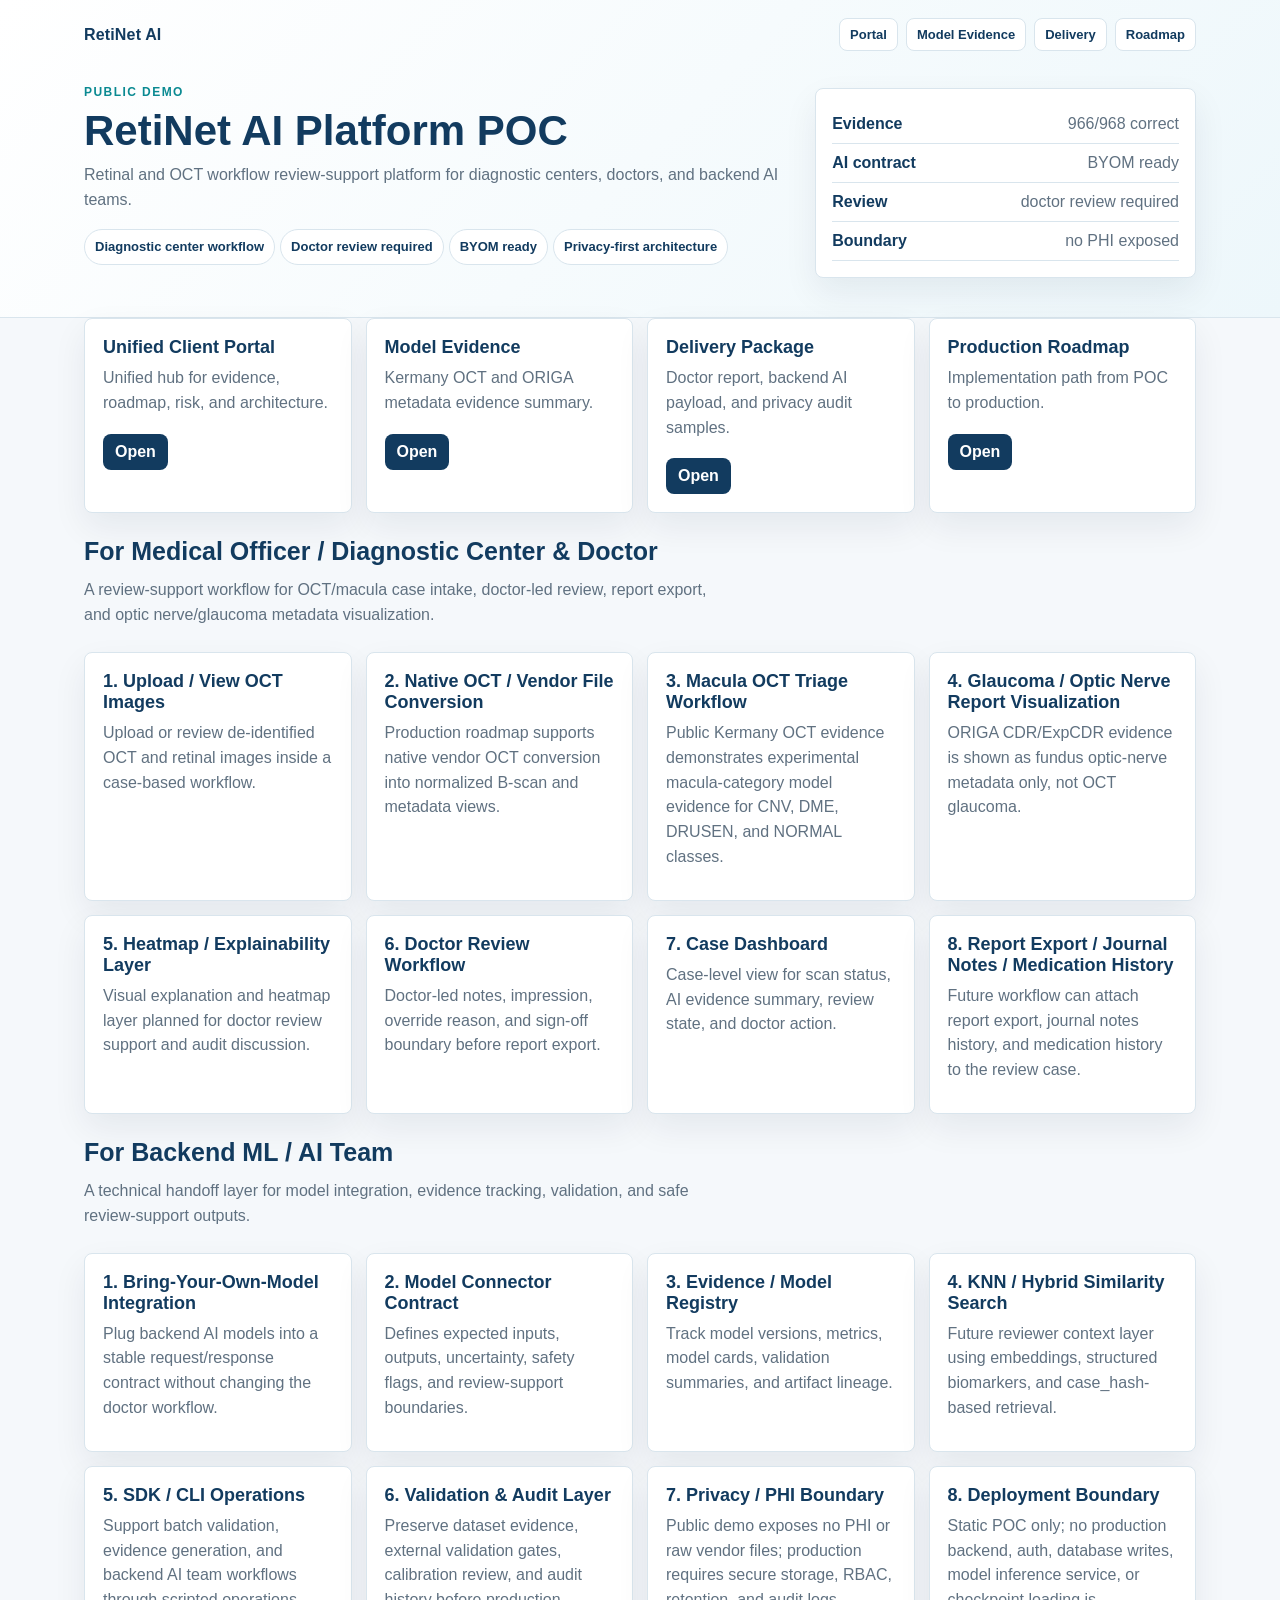
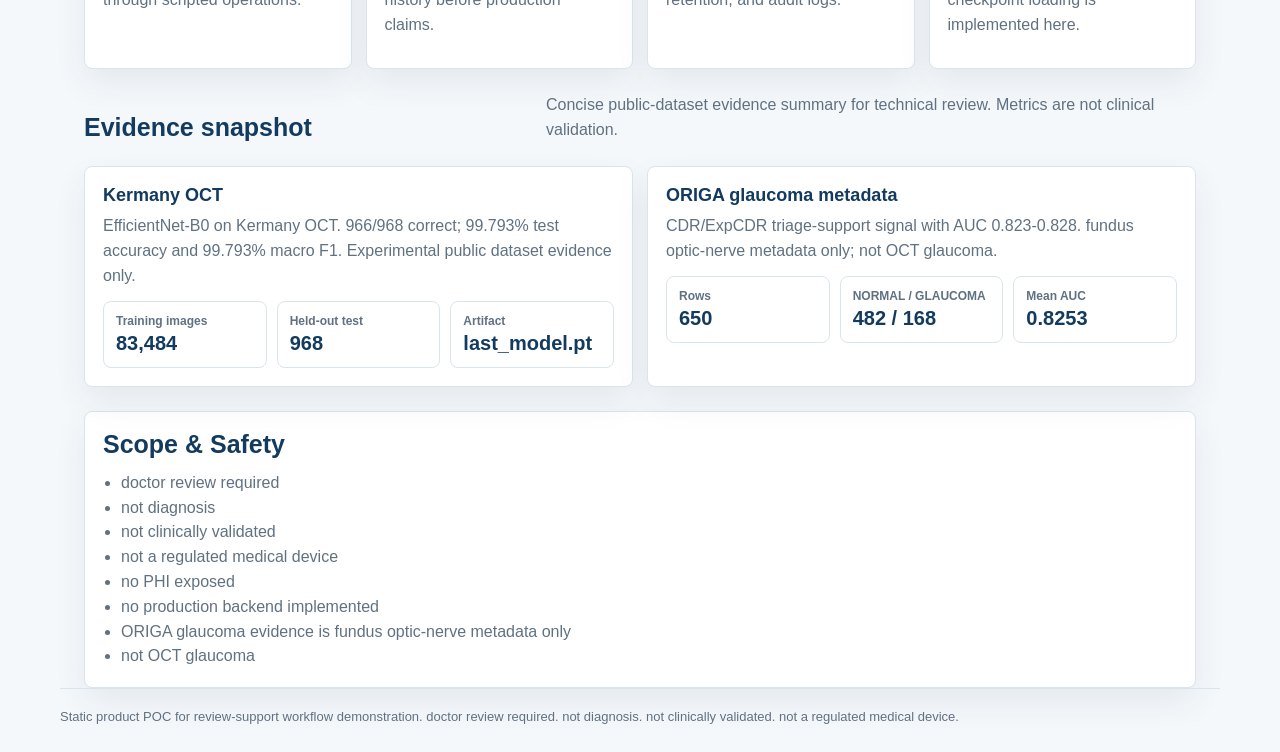
<file: index.html>
<!DOCTYPE html>
<html lang="en">
<head>
  <meta charset="utf-8">
  <meta name="viewport" content="width=device-width, initial-scale=1">
  <title>RetiNet AI Platform POC</title>
  <link rel="stylesheet" href="assets/public_demo.css">
</head>
<body>
  <header>
    <div class="shell">
      <div class="topbar">
        <a class="brand" href="index.html">RetiNet AI</a>
        <nav class="nav" aria-label="Demo sections">
          <a href="portal/">Portal</a>
          <a href="model-evidence/">Model Evidence</a>
          <a href="delivery/">Delivery</a>
          <a href="portal/production_implementation_roadmap.html">Roadmap</a>
        </nav>
      </div>
      <div class="hero">
        <div>
          <div class="eyebrow">Public Demo</div>
          <h1>RetiNet AI Platform POC</h1>
          <p>Retinal and OCT workflow review-support platform for diagnostic centers, doctors, and backend AI teams.</p>
          <p><span class="chip">Diagnostic center workflow</span><span class="chip">Doctor review required</span><span class="chip">BYOM ready</span><span class="chip">Privacy-first architecture</span></p>
        </div>
      <aside class="hero-panel">
        <div class="mini-row"><strong>Evidence</strong><span>966/968 correct</span></div>
        <div class="mini-row"><strong>AI contract</strong><span>BYOM ready</span></div>
        <div class="mini-row"><strong>Review</strong><span>doctor review required</span></div>
        <div class="mini-row"><strong>Boundary</strong><span>no PHI exposed</span></div>
      </aside>
      </div>
    </div>
  </header>
  <main class="shell">

    <section class="grid four">
      <article class="card"><h3>Unified Client Portal</h3><p>Unified hub for evidence, roadmap, risk, and architecture.</p><a class="cta" href="portal/">Open</a></article>
      <article class="card"><h3>Model Evidence</h3><p>Kermany OCT and ORIGA metadata evidence summary.</p><a class="cta" href="model-evidence/">Open</a></article>
      <article class="card"><h3>Delivery Package</h3><p>Doctor report, backend AI payload, and privacy audit samples.</p><a class="cta" href="delivery/">Open</a></article>
      <article class="card"><h3>Production Roadmap</h3><p>Implementation path from POC to production.</p><a class="cta" href="portal/production_implementation_roadmap.html">Open</a></article>
    </section>

    <section>
      <div class="section-head">
        <div>
          <h2>For Medical Officer / Diagnostic Center & Doctor</h2>
          <p>A review-support workflow for OCT/macula case intake, doctor-led review, report export, and optic nerve/glaucoma metadata visualization.</p>
        </div>
      </div>
      <div class="grid four">
        <article class="card"><h3>1. Upload / View OCT Images</h3><p>Upload or review de-identified OCT and retinal images inside a case-based workflow.</p></article>
        <article class="card"><h3>2. Native OCT / Vendor File Conversion</h3><p>Production roadmap supports native vendor OCT conversion into normalized B-scan and metadata views.</p></article>
        <article class="card"><h3>3. Macula OCT Triage Workflow</h3><p>Public Kermany OCT evidence demonstrates experimental macula-category model evidence for CNV, DME, DRUSEN, and NORMAL classes.</p></article>
        <article class="card"><h3>4. Glaucoma / Optic Nerve Report Visualization</h3><p>ORIGA CDR/ExpCDR evidence is shown as fundus optic-nerve metadata only, not OCT glaucoma.</p></article>
        <article class="card"><h3>5. Heatmap / Explainability Layer</h3><p>Visual explanation and heatmap layer planned for doctor review support and audit discussion.</p></article>
        <article class="card"><h3>6. Doctor Review Workflow</h3><p>Doctor-led notes, impression, override reason, and sign-off boundary before report export.</p></article>
        <article class="card"><h3>7. Case Dashboard</h3><p>Case-level view for scan status, AI evidence summary, review state, and doctor action.</p></article>
        <article class="card"><h3>8. Report Export / Journal Notes / Medication History</h3><p>Future workflow can attach report export, journal notes history, and medication history to the review case.</p></article>
      </div>
    </section>

    <section>
      <div class="section-head">
        <div>
          <h2>For Backend ML / AI Team</h2>
          <p>A technical handoff layer for model integration, evidence tracking, validation, and safe review-support outputs.</p>
        </div>
      </div>
      <div class="grid four">
        <article class="card"><h3>1. Bring-Your-Own-Model Integration</h3><p>Plug backend AI models into a stable request/response contract without changing the doctor workflow.</p></article>
        <article class="card"><h3>2. Model Connector Contract</h3><p>Defines expected inputs, outputs, uncertainty, safety flags, and review-support boundaries.</p></article>
        <article class="card"><h3>3. Evidence / Model Registry</h3><p>Track model versions, metrics, model cards, validation summaries, and artifact lineage.</p></article>
        <article class="card"><h3>4. KNN / Hybrid Similarity Search</h3><p>Future reviewer context layer using embeddings, structured biomarkers, and case_hash-based retrieval.</p></article>
        <article class="card"><h3>5. SDK / CLI Operations</h3><p>Support batch validation, evidence generation, and backend AI team workflows through scripted operations.</p></article>
        <article class="card"><h3>6. Validation & Audit Layer</h3><p>Preserve dataset evidence, external validation gates, calibration review, and audit history before production claims.</p></article>
        <article class="card"><h3>7. Privacy / PHI Boundary</h3><p>Public demo exposes no PHI or raw vendor files; production requires secure storage, RBAC, retention, and audit logs.</p></article>
        <article class="card"><h3>8. Deployment Boundary</h3><p>Static POC only; no production backend, auth, database writes, model inference service, or checkpoint loading is implemented here.</p></article>
      </div>
    </section>

    <section>
      <div class="section-head"><h2>Evidence snapshot</h2><p>Concise public-dataset evidence summary for technical review. Metrics are not clinical validation.</p></div>
      <div class="grid two">
        <article class="card">
          <h3>Kermany OCT</h3>
          <p>EfficientNet-B0 on Kermany OCT. 966/968 correct; 99.793% test accuracy and 99.793% macro F1. Experimental public dataset evidence only.</p>
          <div class="kpis"><div class="kpi"><span>Training images</span><strong>83,484</strong></div><div class="kpi"><span>Held-out test</span><strong>968</strong></div><div class="kpi"><span>Artifact</span><strong>last_model.pt</strong></div></div>
        </article>
        <article class="card">
          <h3>ORIGA glaucoma metadata</h3>
          <p>CDR/ExpCDR triage-support signal with AUC 0.823-0.828. fundus optic-nerve metadata only; not OCT glaucoma.</p>
          <div class="kpis"><div class="kpi"><span>Rows</span><strong>650</strong></div><div class="kpi"><span>NORMAL / GLAUCOMA</span><strong>482 / 168</strong></div><div class="kpi"><span>Mean AUC</span><strong>0.8253</strong></div></div>
        </article>
      </div>
    </section>
    <section><div class="card safety-card"><h2>Scope & Safety</h2><ul><li>doctor review required</li><li>not diagnosis</li><li>not clinically validated</li><li>not a regulated medical device</li><li>no PHI exposed</li><li>no production backend implemented</li><li>ORIGA glaucoma evidence is fundus optic-nerve metadata only</li><li>not OCT glaucoma</li></ul></div></section>


  </main>
  <footer class="shell footer-note">Static product POC for review-support workflow demonstration. doctor review required. not diagnosis. not clinically validated. not a regulated medical device.</footer>
</body>
</html>
</file>
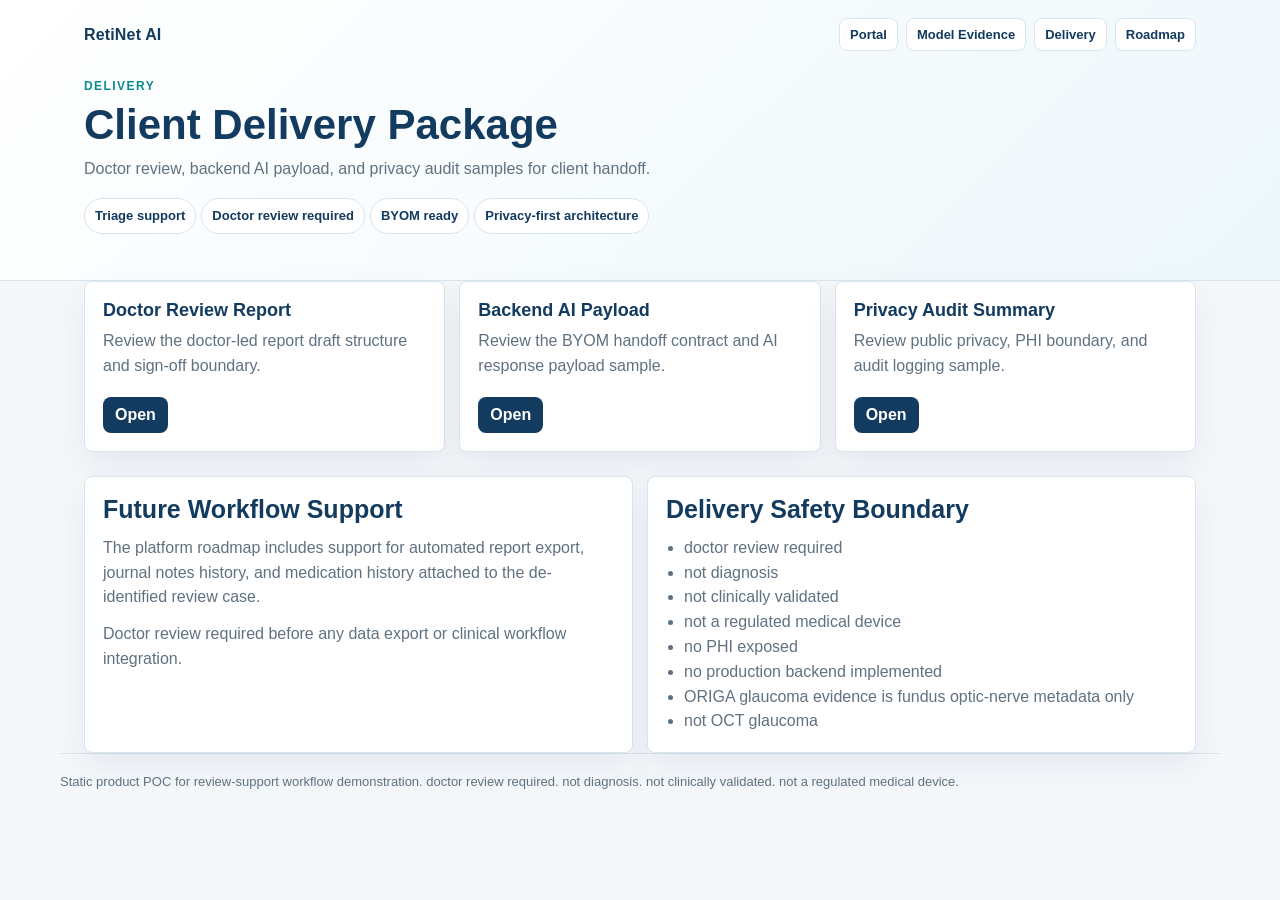
<file: delivery/index.html>
<!DOCTYPE html>
<html lang="en">
<head>
  <meta charset="utf-8">
  <meta name="viewport" content="width=device-width, initial-scale=1">
  <title>Client Delivery Package</title>
  <link rel="stylesheet" href="../assets/public_demo.css">
</head>
<body>
  <header>
    <div class="shell">
      <div class="topbar">
        <a class="brand" href="../index.html">RetiNet AI</a>
        <nav class="nav" aria-label="Demo sections">
          <a href="../portal/">Portal</a>
          <a href="../model-evidence/">Model Evidence</a>
          <a href="index.html">Delivery</a>
          <a href="../portal/production_implementation_roadmap.html">Roadmap</a>
        </nav>
      </div>
      <div class="hero compact">
        <div>
          <div class="eyebrow">Delivery</div>
          <h1>Client Delivery Package</h1>
          <p>Doctor review, backend AI payload, and privacy audit samples for client handoff.</p>
          <p><span class="chip">Triage support</span><span class="chip">Doctor review required</span><span class="chip">BYOM ready</span><span class="chip">Privacy-first architecture</span></p>
        </div>

      </div>
    </div>
  </header>
  <main class="shell">

    <section><div class="grid three"><article class="card"><h3>Doctor Review Report</h3><p>Review the doctor-led report draft structure and sign-off boundary.</p><a class="cta" href="sample_doctor_review_report.html">Open</a></article><article class="card"><h3>Backend AI Payload</h3><p>Review the BYOM handoff contract and AI response payload sample.</p><a class="cta" href="sample_backend_ai_payload.html">Open</a></article><article class="card"><h3>Privacy Audit Summary</h3><p>Review public privacy, PHI boundary, and audit logging sample.</p><a class="cta" href="sample_privacy_audit_summary.html">Open</a></article></div></section>
    <section class="grid two">
      <article class="card"><h2>Future Workflow Support</h2><p>The platform roadmap includes support for automated report export, journal notes history, and medication history attached to the de-identified review case.</p><p>Doctor review required before any data export or clinical workflow integration.</p></article>
      <div class="card safety-card"><h2>Delivery Safety Boundary</h2><ul><li>doctor review required</li><li>not diagnosis</li><li>not clinically validated</li><li>not a regulated medical device</li><li>no PHI exposed</li><li>no production backend implemented</li><li>ORIGA glaucoma evidence is fundus optic-nerve metadata only</li><li>not OCT glaucoma</li></ul></div>
    </section>

  </main>
  <footer class="shell footer-note">Static product POC for review-support workflow demonstration. doctor review required. not diagnosis. not clinically validated. not a regulated medical device.</footer>
</body>
</html>
</file>
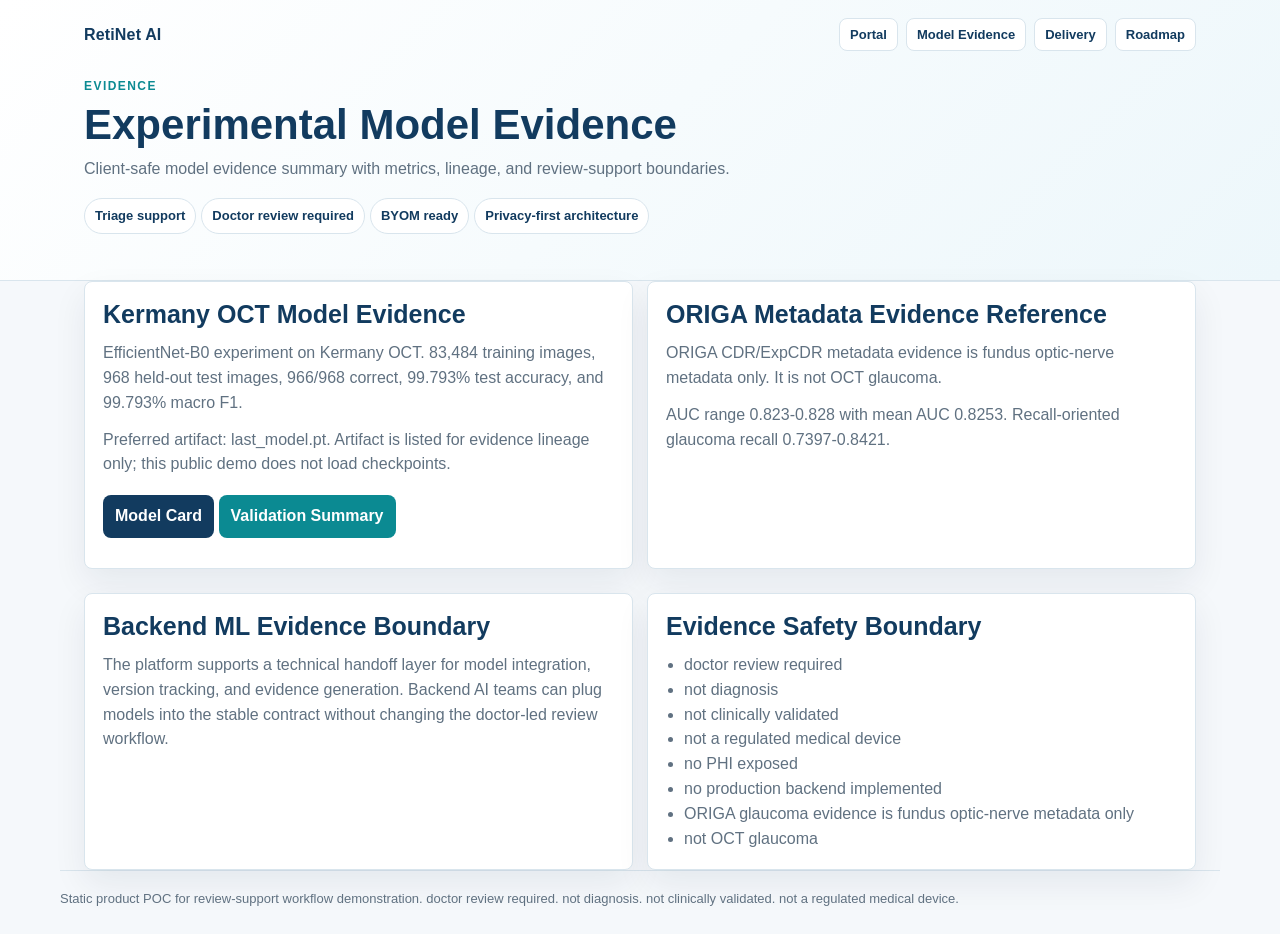
<file: model-evidence/index.html>
<!DOCTYPE html>
<html lang="en">
<head>
  <meta charset="utf-8">
  <meta name="viewport" content="width=device-width, initial-scale=1">
  <title>Experimental Model Evidence</title>
  <link rel="stylesheet" href="../assets/public_demo.css">
</head>
<body>
  <header>
    <div class="shell">
      <div class="topbar">
        <a class="brand" href="../index.html">RetiNet AI</a>
        <nav class="nav" aria-label="Demo sections">
          <a href="../portal/">Portal</a>
          <a href="index.html">Model Evidence</a>
          <a href="../delivery/">Delivery</a>
          <a href="../portal/production_implementation_roadmap.html">Roadmap</a>
        </nav>
      </div>
      <div class="hero compact">
        <div>
          <div class="eyebrow">Evidence</div>
          <h1>Experimental Model Evidence</h1>
          <p>Client-safe model evidence summary with metrics, lineage, and review-support boundaries.</p>
          <p><span class="chip">Triage support</span><span class="chip">Doctor review required</span><span class="chip">BYOM ready</span><span class="chip">Privacy-first architecture</span></p>
        </div>

      </div>
    </div>
  </header>
  <main class="shell">

    <section class="grid two">
      <article class="card"><h2>Kermany OCT Model Evidence</h2><p>EfficientNet-B0 experiment on Kermany OCT. 83,484 training images, 968 held-out test images, 966/968 correct, 99.793% test accuracy, and 99.793% macro F1.</p><p>Preferred artifact: last_model.pt. Artifact is listed for evidence lineage only; this public demo does not load checkpoints.</p><p><a class="cta" href="sample_model_card.html">Model Card</a> <a class="cta secondary" href="sample_validation_summary.html">Validation Summary</a></p></article>
      <article class="card"><h2>ORIGA Metadata Evidence Reference</h2><p>ORIGA CDR/ExpCDR metadata evidence is fundus optic-nerve metadata only. It is not OCT glaucoma.</p><p>AUC range 0.823-0.828 with mean AUC 0.8253. Recall-oriented glaucoma recall 0.7397-0.8421.</p></article>
    </section>
    <section class="grid two">
      <article class="card"><h2>Backend ML Evidence Boundary</h2><p>The platform supports a technical handoff layer for model integration, version tracking, and evidence generation. Backend AI teams can plug models into the stable contract without changing the doctor-led review workflow.</p></article>
      <div class="card safety-card"><h2>Evidence Safety Boundary</h2><ul><li>doctor review required</li><li>not diagnosis</li><li>not clinically validated</li><li>not a regulated medical device</li><li>no PHI exposed</li><li>no production backend implemented</li><li>ORIGA glaucoma evidence is fundus optic-nerve metadata only</li><li>not OCT glaucoma</li></ul></div>
    </section>

  </main>
  <footer class="shell footer-note">Static product POC for review-support workflow demonstration. doctor review required. not diagnosis. not clinically validated. not a regulated medical device.</footer>
</body>
</html>
</file>
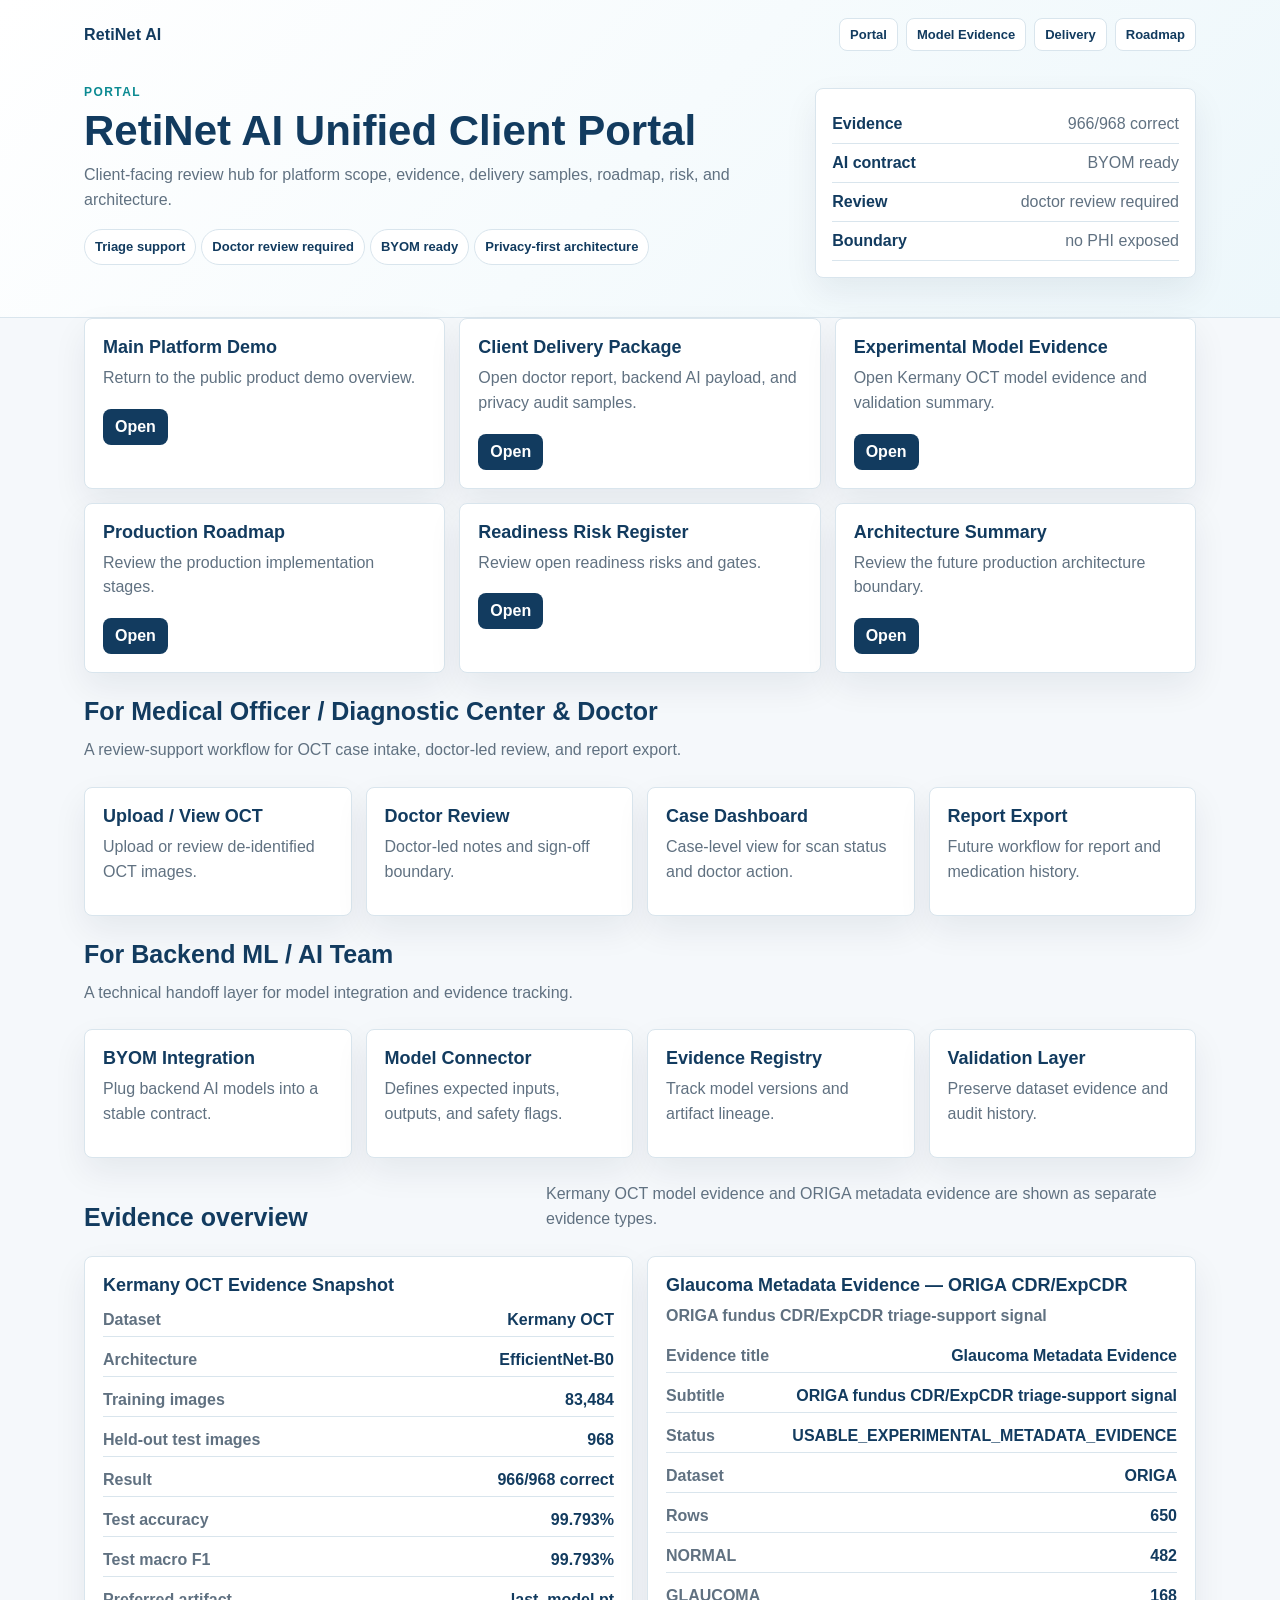
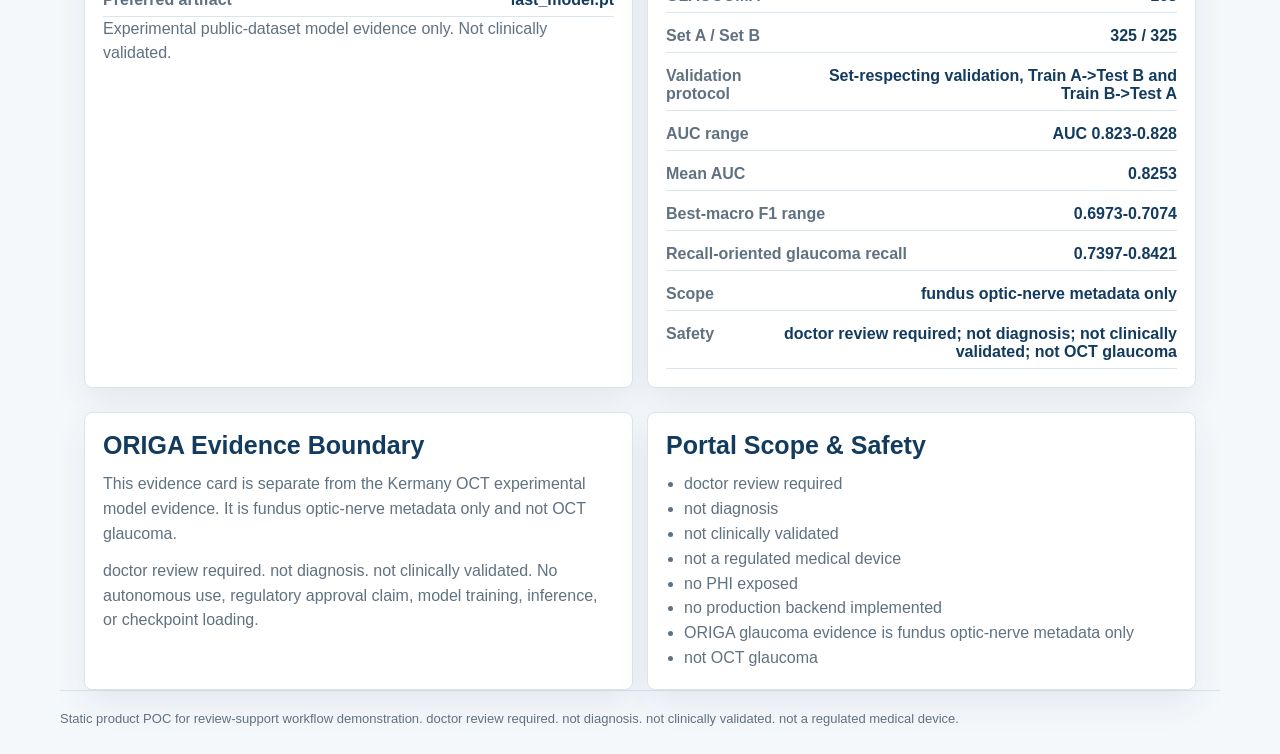
<file: portal/index.html>
<!DOCTYPE html>
<html lang="en">
<head>
  <meta charset="utf-8">
  <meta name="viewport" content="width=device-width, initial-scale=1">
  <title>RetiNet AI Unified Client Portal</title>
  <link rel="stylesheet" href="../assets/public_demo.css">
</head>
<body>
  <header>
    <div class="shell">
      <div class="topbar">
        <a class="brand" href="../index.html">RetiNet AI</a>
        <nav class="nav" aria-label="Demo sections">
          <a href="index.html">Portal</a>
          <a href="../model-evidence/">Model Evidence</a>
          <a href="../delivery/">Delivery</a>
          <a href="production_implementation_roadmap.html">Roadmap</a>
        </nav>
      </div>
      <div class="hero">
        <div>
          <div class="eyebrow">Portal</div>
          <h1>RetiNet AI Unified Client Portal</h1>
          <p>Client-facing review hub for platform scope, evidence, delivery samples, roadmap, risk, and architecture.</p>
          <p><span class="chip">Triage support</span><span class="chip">Doctor review required</span><span class="chip">BYOM ready</span><span class="chip">Privacy-first architecture</span></p>
        </div>
      <aside class="hero-panel">
        <div class="mini-row"><strong>Evidence</strong><span>966/968 correct</span></div>
        <div class="mini-row"><strong>AI contract</strong><span>BYOM ready</span></div>
        <div class="mini-row"><strong>Review</strong><span>doctor review required</span></div>
        <div class="mini-row"><strong>Boundary</strong><span>no PHI exposed</span></div>
      </aside>
      </div>
    </div>
  </header>
  <main class="shell">

    <section><div class="grid three"><article class="card"><h3>Main Platform Demo</h3><p>Return to the public product demo overview.</p><a class="cta" href="../index.html">Open</a></article><article class="card"><h3>Client Delivery Package</h3><p>Open doctor report, backend AI payload, and privacy audit samples.</p><a class="cta" href="../delivery/">Open</a></article><article class="card"><h3>Experimental Model Evidence</h3><p>Open Kermany OCT model evidence and validation summary.</p><a class="cta" href="../model-evidence/">Open</a></article><article class="card"><h3>Production Roadmap</h3><p>Review the production implementation stages.</p><a class="cta" href="production_implementation_roadmap.html">Open</a></article><article class="card"><h3>Readiness Risk Register</h3><p>Review open readiness risks and gates.</p><a class="cta" href="client_readiness_risk_register.html">Open</a></article><article class="card"><h3>Architecture Summary</h3><p>Review the future production architecture boundary.</p><a class="cta" href="technical_architecture_summary.html">Open</a></article></div></section>
    <section>
      <div class="section-head">
        <div>
          <h2>For Medical Officer / Diagnostic Center & Doctor</h2>
          <p>A review-support workflow for OCT case intake, doctor-led review, and report export.</p>
        </div>
      </div>
      <div class="grid four">
        <article class="card"><h3>Upload / View OCT</h3><p>Upload or review de-identified OCT images.</p></article>
        <article class="card"><h3>Doctor Review</h3><p>Doctor-led notes and sign-off boundary.</p></article>
        <article class="card"><h3>Case Dashboard</h3><p>Case-level view for scan status and doctor action.</p></article>
        <article class="card"><h3>Report Export</h3><p>Future workflow for report and medication history.</p></article>
      </div>
    </section>

    <section>
      <div class="section-head">
        <div>
          <h2>For Backend ML / AI Team</h2>
          <p>A technical handoff layer for model integration and evidence tracking.</p>
        </div>
      </div>
      <div class="grid four">
        <article class="card"><h3>BYOM Integration</h3><p>Plug backend AI models into a stable contract.</p></article>
        <article class="card"><h3>Model Connector</h3><p>Defines expected inputs, outputs, and safety flags.</p></article>
        <article class="card"><h3>Evidence Registry</h3><p>Track model versions and artifact lineage.</p></article>
        <article class="card"><h3>Validation Layer</h3><p>Preserve dataset evidence and audit history.</p></article>
      </div>
    </section>

    <section>
      <div class="section-head"><h2>Evidence overview</h2><p>Kermany OCT model evidence and ORIGA metadata evidence are shown as separate evidence types.</p></div>
      <div class="grid two">
        <article class="card"><h3>Kermany OCT Evidence Snapshot</h3><div class="kv"><div><span>Dataset</span><span>Kermany OCT</span></div><div><span>Architecture</span><span>EfficientNet-B0</span></div><div><span>Training images</span><span>83,484</span></div><div><span>Held-out test images</span><span>968</span></div><div><span>Result</span><span>966/968 correct</span></div><div><span>Test accuracy</span><span>99.793%</span></div><div><span>Test macro F1</span><span>99.793%</span></div><div><span>Preferred artifact</span><span>last_model.pt</span></div></div><p>Experimental public-dataset model evidence only. Not clinically validated.</p></article>
        <article class="card"><h3>Glaucoma Metadata Evidence &mdash; ORIGA CDR/ExpCDR</h3><p><strong>ORIGA fundus CDR/ExpCDR triage-support signal</strong></p><div class="kv"><div><span>Evidence title</span><span>Glaucoma Metadata Evidence</span></div><div><span>Subtitle</span><span>ORIGA fundus CDR/ExpCDR triage-support signal</span></div><div><span>Status</span><span>USABLE_EXPERIMENTAL_METADATA_EVIDENCE</span></div><div><span>Dataset</span><span>ORIGA</span></div><div><span>Rows</span><span>650</span></div><div><span>NORMAL</span><span>482</span></div><div><span>GLAUCOMA</span><span>168</span></div><div><span>Set A / Set B</span><span>325 / 325</span></div><div><span>Validation protocol</span><span>Set-respecting validation, Train A-&gt;Test B and Train B-&gt;Test A</span></div><div><span>AUC range</span><span>AUC 0.823-0.828</span></div><div><span>Mean AUC</span><span>0.8253</span></div><div><span>Best-macro F1 range</span><span>0.6973-0.7074</span></div><div><span>Recall-oriented glaucoma recall</span><span>0.7397-0.8421</span></div><div><span>Scope</span><span>fundus optic-nerve metadata only</span></div><div><span>Safety</span><span>doctor review required; not diagnosis; not clinically validated; not OCT glaucoma</span></div></div></article>
      </div>
    </section>
    <section class="grid two">
      <article class="card"><h2>ORIGA Evidence Boundary</h2><p>This evidence card is separate from the Kermany OCT experimental model evidence. It is fundus optic-nerve metadata only and not OCT glaucoma.</p><p>doctor review required. not diagnosis. not clinically validated. No autonomous use, regulatory approval claim, model training, inference, or checkpoint loading.</p></article>
      <div class="card safety-card"><h2>Portal Scope & Safety</h2><ul><li>doctor review required</li><li>not diagnosis</li><li>not clinically validated</li><li>not a regulated medical device</li><li>no PHI exposed</li><li>no production backend implemented</li><li>ORIGA glaucoma evidence is fundus optic-nerve metadata only</li><li>not OCT glaucoma</li></ul></div>
    </section>


  </main>
  <footer class="shell footer-note">Static product POC for review-support workflow demonstration. doctor review required. not diagnosis. not clinically validated. not a regulated medical device.</footer>
</body>
</html>
</file>
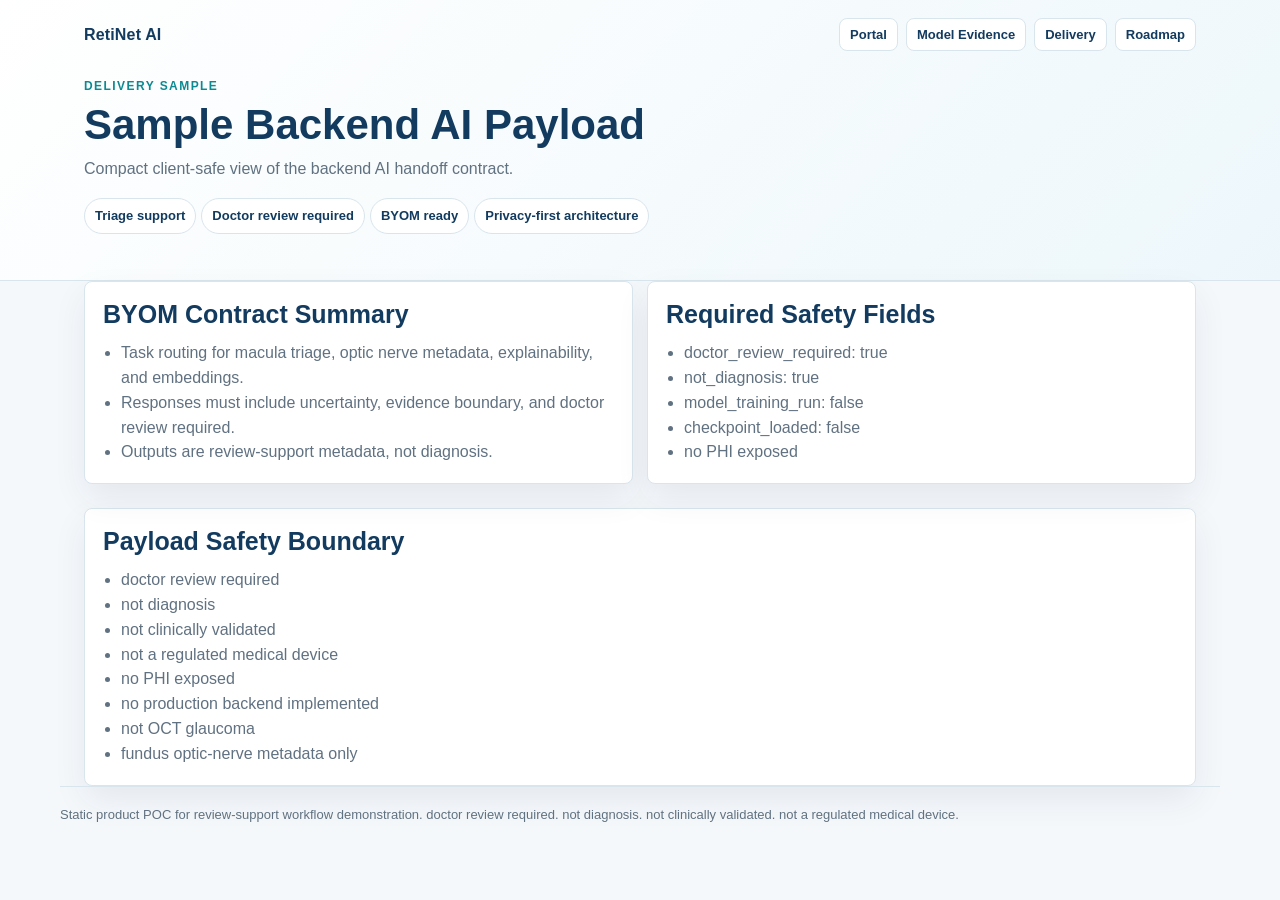
<file: delivery/sample_backend_ai_payload.html>
<!DOCTYPE html>
<html lang="en">
<head>
  <meta charset="utf-8">
  <meta name="viewport" content="width=device-width, initial-scale=1">
  <title>Sample Backend AI Payload</title>
  <link rel="stylesheet" href="../assets/public_demo.css">
</head>
<body>
  <header>
    <div class="shell">
      <div class="topbar">
        <a class="brand" href="../index.html">RetiNet AI</a>
        <nav class="nav" aria-label="Demo sections">
          <a href="../portal/">Portal</a>
          <a href="../model-evidence/">Model Evidence</a>
          <a href="index.html">Delivery</a>
          <a href="../portal/production_implementation_roadmap.html">Roadmap</a>
        </nav>
      </div>
      <div class="hero compact">
        <div>
          <div class="eyebrow">Delivery Sample</div>
          <h1>Sample Backend AI Payload</h1>
          <p>Compact client-safe view of the backend AI handoff contract.</p>
          <p><span class="chip">Triage support</span><span class="chip">Doctor review required</span><span class="chip">BYOM ready</span><span class="chip">Privacy-first architecture</span></p>
        </div>

      </div>
    </div>
  </header>
  <main class="shell">

    <section class="grid two"><article class="card"><h2>BYOM Contract Summary</h2><ul class="tight-list"><li>Task routing for macula triage, optic nerve metadata, explainability, and embeddings.</li><li>Responses must include uncertainty, evidence boundary, and doctor review required.</li><li>Outputs are review-support metadata, not diagnosis.</li></ul></article><article class="card"><h2>Required Safety Fields</h2><ul class="tight-list"><li>doctor_review_required: true</li><li>not_diagnosis: true</li><li>model_training_run: false</li><li>checkpoint_loaded: false</li><li>no PHI exposed</li></ul></article></section>
    <section><div class="card safety-card"><h2>Payload Safety Boundary</h2><ul><li>doctor review required</li><li>not diagnosis</li><li>not clinically validated</li><li>not a regulated medical device</li><li>no PHI exposed</li><li>no production backend implemented</li><li>not OCT glaucoma</li><li>fundus optic-nerve metadata only</li></ul></div></section>

  </main>
  <footer class="shell footer-note">Static product POC for review-support workflow demonstration. doctor review required. not diagnosis. not clinically validated. not a regulated medical device.</footer>
</body>
</html>
</file>
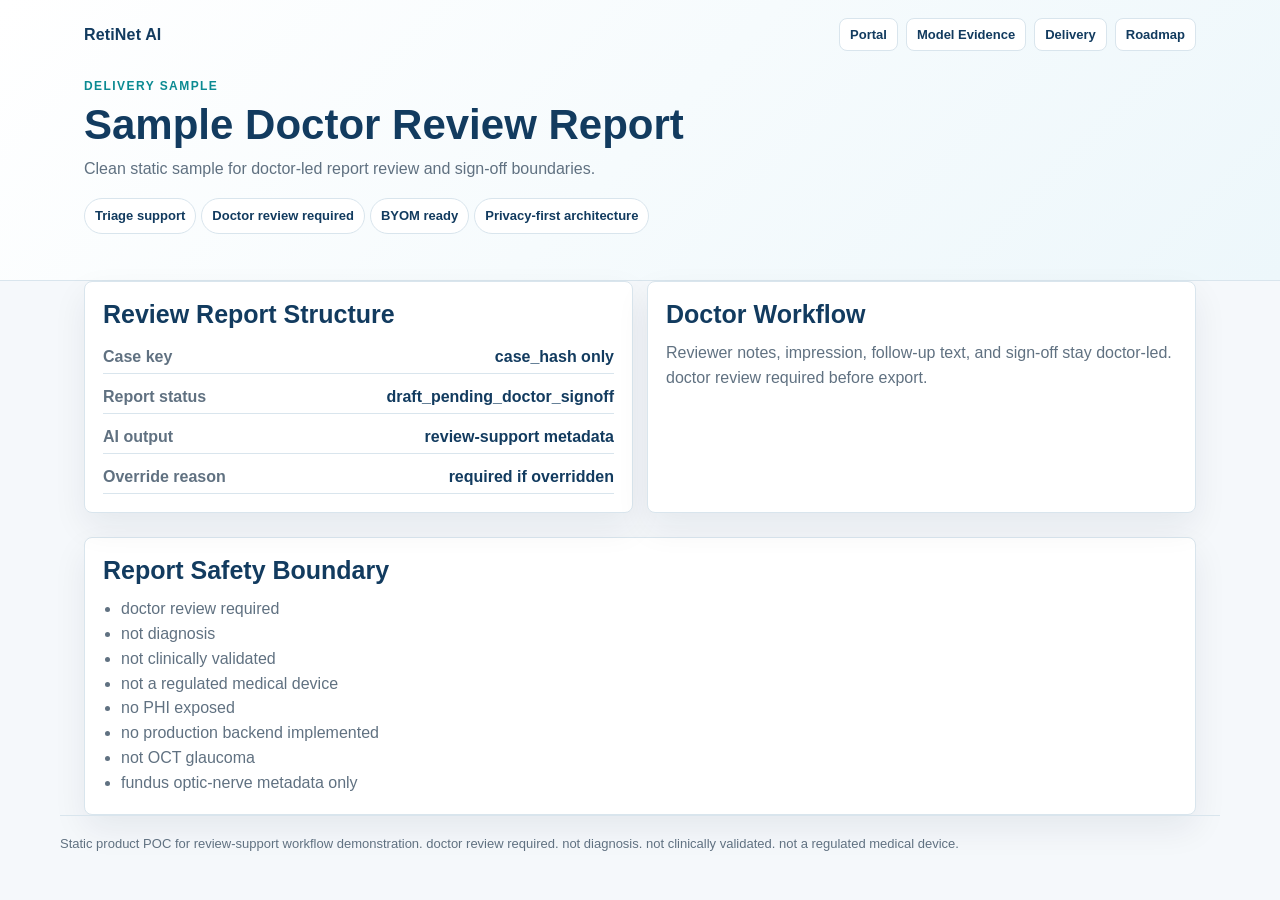
<file: delivery/sample_doctor_review_report.html>
<!DOCTYPE html>
<html lang="en">
<head>
  <meta charset="utf-8">
  <meta name="viewport" content="width=device-width, initial-scale=1">
  <title>Sample Doctor Review Report</title>
  <link rel="stylesheet" href="../assets/public_demo.css">
</head>
<body>
  <header>
    <div class="shell">
      <div class="topbar">
        <a class="brand" href="../index.html">RetiNet AI</a>
        <nav class="nav" aria-label="Demo sections">
          <a href="../portal/">Portal</a>
          <a href="../model-evidence/">Model Evidence</a>
          <a href="index.html">Delivery</a>
          <a href="../portal/production_implementation_roadmap.html">Roadmap</a>
        </nav>
      </div>
      <div class="hero compact">
        <div>
          <div class="eyebrow">Delivery Sample</div>
          <h1>Sample Doctor Review Report</h1>
          <p>Clean static sample for doctor-led report review and sign-off boundaries.</p>
          <p><span class="chip">Triage support</span><span class="chip">Doctor review required</span><span class="chip">BYOM ready</span><span class="chip">Privacy-first architecture</span></p>
        </div>

      </div>
    </div>
  </header>
  <main class="shell">

    <section class="grid two"><article class="card"><h2>Review Report Structure</h2><div class="kv"><div><span>Case key</span><span>case_hash only</span></div><div><span>Report status</span><span>draft_pending_doctor_signoff</span></div><div><span>AI output</span><span>review-support metadata</span></div><div><span>Override reason</span><span>required if overridden</span></div></div></article><article class="card"><h2>Doctor Workflow</h2><p>Reviewer notes, impression, follow-up text, and sign-off stay doctor-led. doctor review required before export.</p></article></section>
    <section><div class="card safety-card"><h2>Report Safety Boundary</h2><ul><li>doctor review required</li><li>not diagnosis</li><li>not clinically validated</li><li>not a regulated medical device</li><li>no PHI exposed</li><li>no production backend implemented</li><li>not OCT glaucoma</li><li>fundus optic-nerve metadata only</li></ul></div></section>

  </main>
  <footer class="shell footer-note">Static product POC for review-support workflow demonstration. doctor review required. not diagnosis. not clinically validated. not a regulated medical device.</footer>
</body>
</html>
</file>
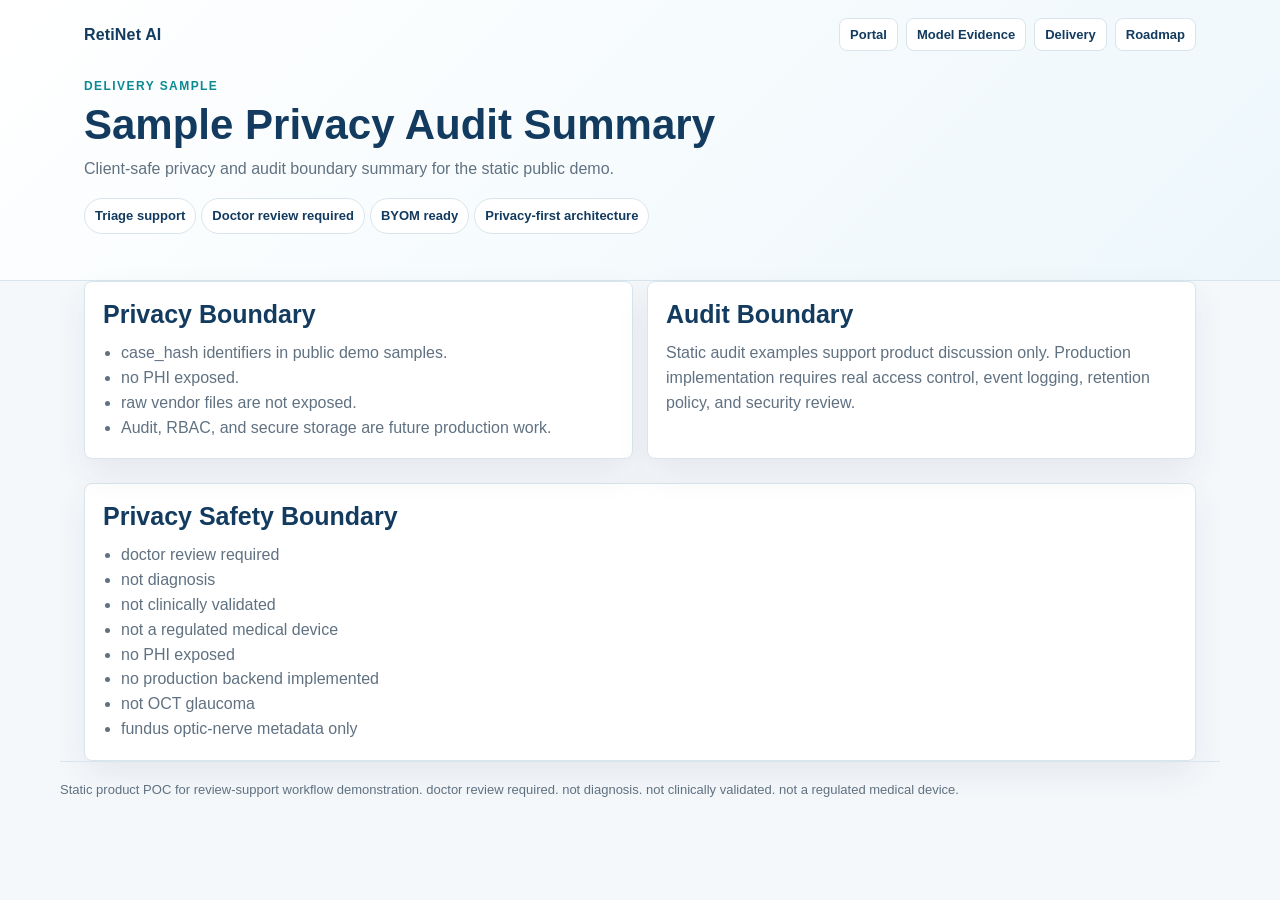
<file: delivery/sample_privacy_audit_summary.html>
<!DOCTYPE html>
<html lang="en">
<head>
  <meta charset="utf-8">
  <meta name="viewport" content="width=device-width, initial-scale=1">
  <title>Sample Privacy Audit Summary</title>
  <link rel="stylesheet" href="../assets/public_demo.css">
</head>
<body>
  <header>
    <div class="shell">
      <div class="topbar">
        <a class="brand" href="../index.html">RetiNet AI</a>
        <nav class="nav" aria-label="Demo sections">
          <a href="../portal/">Portal</a>
          <a href="../model-evidence/">Model Evidence</a>
          <a href="index.html">Delivery</a>
          <a href="../portal/production_implementation_roadmap.html">Roadmap</a>
        </nav>
      </div>
      <div class="hero compact">
        <div>
          <div class="eyebrow">Delivery Sample</div>
          <h1>Sample Privacy Audit Summary</h1>
          <p>Client-safe privacy and audit boundary summary for the static public demo.</p>
          <p><span class="chip">Triage support</span><span class="chip">Doctor review required</span><span class="chip">BYOM ready</span><span class="chip">Privacy-first architecture</span></p>
        </div>

      </div>
    </div>
  </header>
  <main class="shell">

    <section class="grid two"><article class="card"><h2>Privacy Boundary</h2><ul class="tight-list"><li>case_hash identifiers in public demo samples.</li><li>no PHI exposed.</li><li>raw vendor files are not exposed.</li><li>Audit, RBAC, and secure storage are future production work.</li></ul></article><article class="card"><h2>Audit Boundary</h2><p>Static audit examples support product discussion only. Production implementation requires real access control, event logging, retention policy, and security review.</p></article></section>
    <section><div class="card safety-card"><h2>Privacy Safety Boundary</h2><ul><li>doctor review required</li><li>not diagnosis</li><li>not clinically validated</li><li>not a regulated medical device</li><li>no PHI exposed</li><li>no production backend implemented</li><li>not OCT glaucoma</li><li>fundus optic-nerve metadata only</li></ul></div></section>

  </main>
  <footer class="shell footer-note">Static product POC for review-support workflow demonstration. doctor review required. not diagnosis. not clinically validated. not a regulated medical device.</footer>
</body>
</html>
</file>
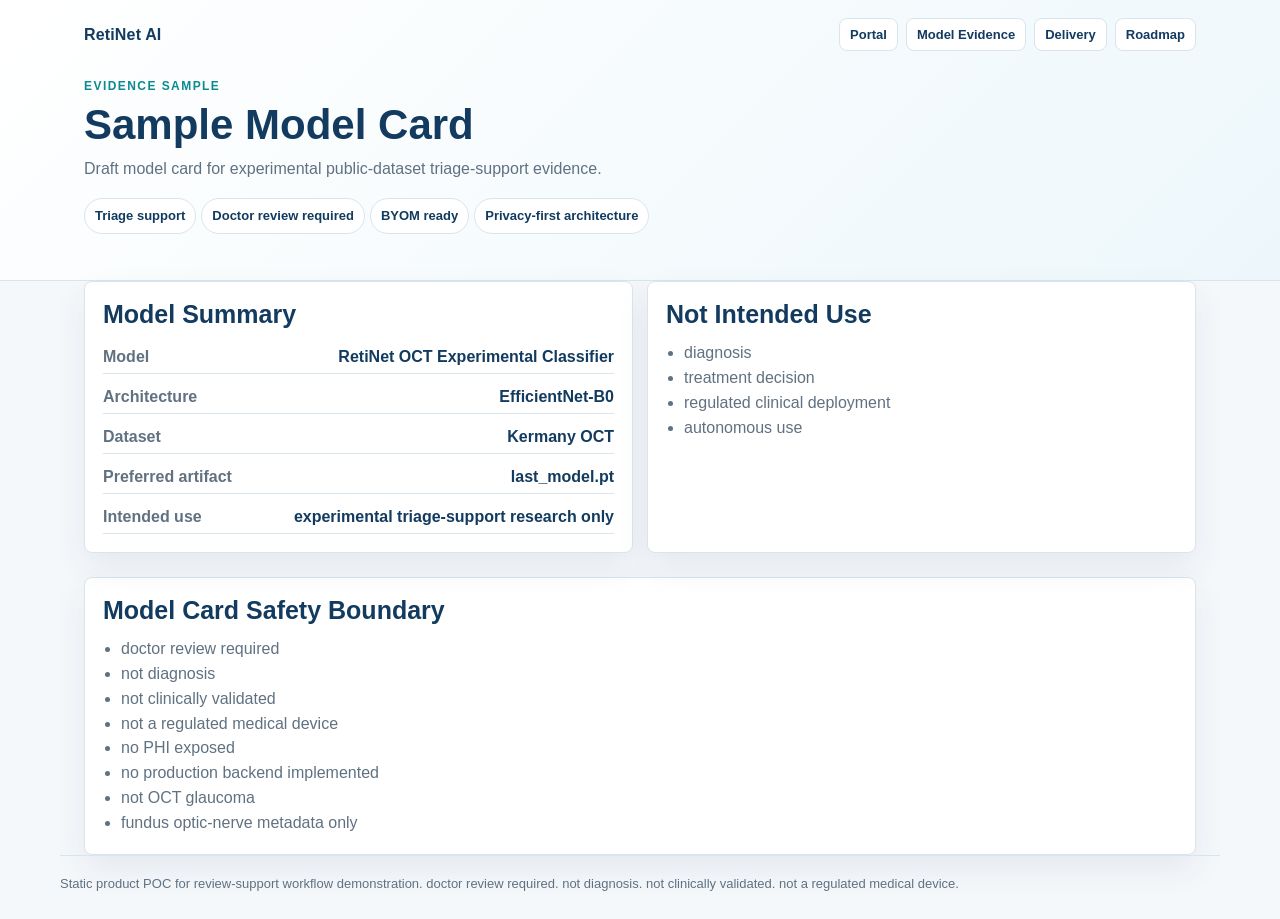
<file: model-evidence/sample_model_card.html>
<!DOCTYPE html>
<html lang="en">
<head>
  <meta charset="utf-8">
  <meta name="viewport" content="width=device-width, initial-scale=1">
  <title>Sample Model Card</title>
  <link rel="stylesheet" href="../assets/public_demo.css">
</head>
<body>
  <header>
    <div class="shell">
      <div class="topbar">
        <a class="brand" href="../index.html">RetiNet AI</a>
        <nav class="nav" aria-label="Demo sections">
          <a href="../portal/">Portal</a>
          <a href="index.html">Model Evidence</a>
          <a href="../delivery/">Delivery</a>
          <a href="../portal/production_implementation_roadmap.html">Roadmap</a>
        </nav>
      </div>
      <div class="hero compact">
        <div>
          <div class="eyebrow">Evidence Sample</div>
          <h1>Sample Model Card</h1>
          <p>Draft model card for experimental public-dataset triage-support evidence.</p>
          <p><span class="chip">Triage support</span><span class="chip">Doctor review required</span><span class="chip">BYOM ready</span><span class="chip">Privacy-first architecture</span></p>
        </div>

      </div>
    </div>
  </header>
  <main class="shell">

    <section class="grid two"><article class="card"><h2>Model Summary</h2><div class="kv"><div><span>Model</span><span>RetiNet OCT Experimental Classifier</span></div><div><span>Architecture</span><span>EfficientNet-B0</span></div><div><span>Dataset</span><span>Kermany OCT</span></div><div><span>Preferred artifact</span><span>last_model.pt</span></div><div><span>Intended use</span><span>experimental triage-support research only</span></div></div></article><article class="card"><h2>Not Intended Use</h2><ul class="tight-list"><li>diagnosis</li><li>treatment decision</li><li>regulated clinical deployment</li><li>autonomous use</li></ul></article></section>
    <section><div class="card safety-card"><h2>Model Card Safety Boundary</h2><ul><li>doctor review required</li><li>not diagnosis</li><li>not clinically validated</li><li>not a regulated medical device</li><li>no PHI exposed</li><li>no production backend implemented</li><li>not OCT glaucoma</li><li>fundus optic-nerve metadata only</li></ul></div></section>

  </main>
  <footer class="shell footer-note">Static product POC for review-support workflow demonstration. doctor review required. not diagnosis. not clinically validated. not a regulated medical device.</footer>
</body>
</html>
</file>
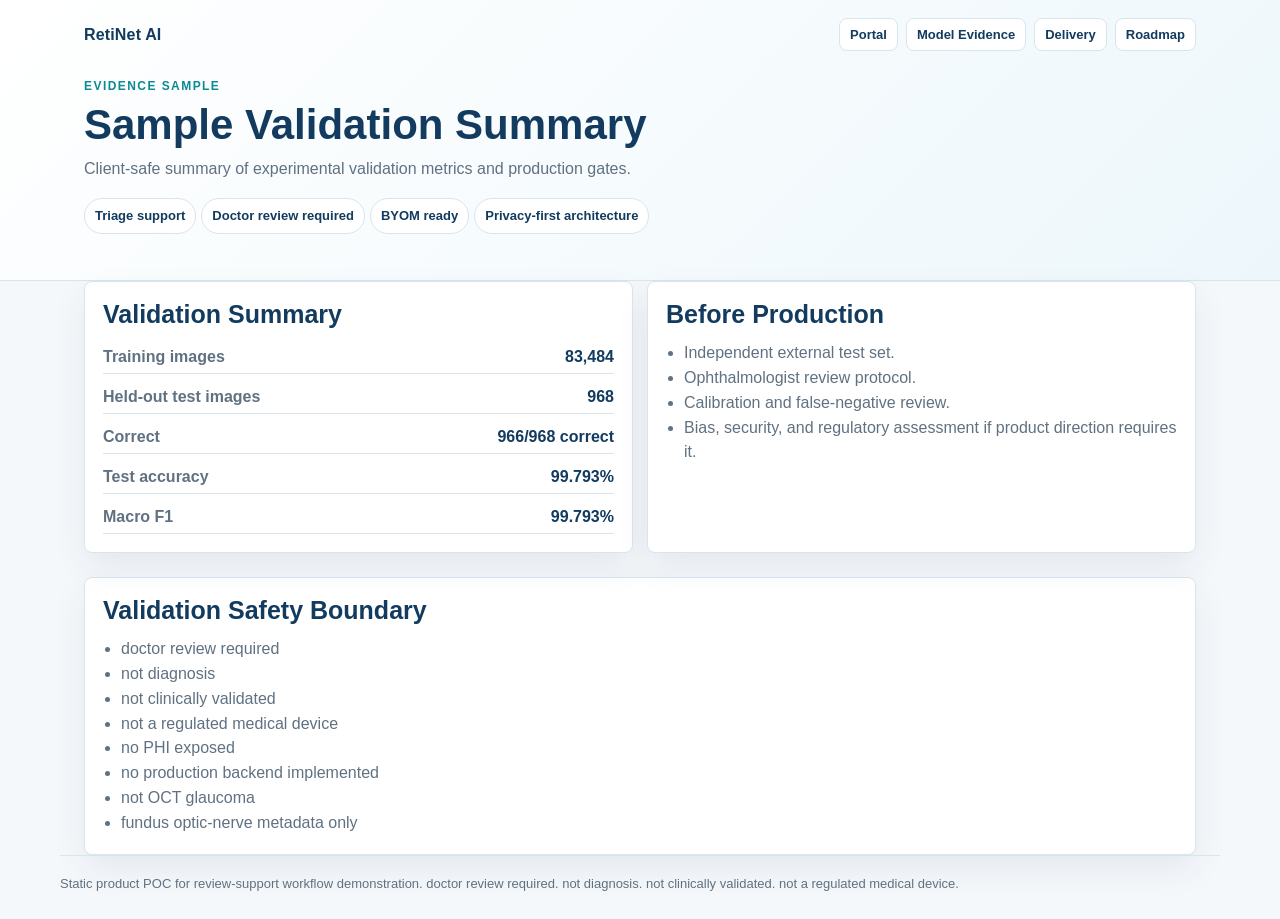
<file: model-evidence/sample_validation_summary.html>
<!DOCTYPE html>
<html lang="en">
<head>
  <meta charset="utf-8">
  <meta name="viewport" content="width=device-width, initial-scale=1">
  <title>Sample Validation Summary</title>
  <link rel="stylesheet" href="../assets/public_demo.css">
</head>
<body>
  <header>
    <div class="shell">
      <div class="topbar">
        <a class="brand" href="../index.html">RetiNet AI</a>
        <nav class="nav" aria-label="Demo sections">
          <a href="../portal/">Portal</a>
          <a href="index.html">Model Evidence</a>
          <a href="../delivery/">Delivery</a>
          <a href="../portal/production_implementation_roadmap.html">Roadmap</a>
        </nav>
      </div>
      <div class="hero compact">
        <div>
          <div class="eyebrow">Evidence Sample</div>
          <h1>Sample Validation Summary</h1>
          <p>Client-safe summary of experimental validation metrics and production gates.</p>
          <p><span class="chip">Triage support</span><span class="chip">Doctor review required</span><span class="chip">BYOM ready</span><span class="chip">Privacy-first architecture</span></p>
        </div>

      </div>
    </div>
  </header>
  <main class="shell">

    <section class="grid two"><article class="card"><h2>Validation Summary</h2><div class="kv"><div><span>Training images</span><span>83,484</span></div><div><span>Held-out test images</span><span>968</span></div><div><span>Correct</span><span>966/968 correct</span></div><div><span>Test accuracy</span><span>99.793%</span></div><div><span>Macro F1</span><span>99.793%</span></div></div></article><article class="card"><h2>Before Production</h2><ul class="tight-list"><li>Independent external test set.</li><li>Ophthalmologist review protocol.</li><li>Calibration and false-negative review.</li><li>Bias, security, and regulatory assessment if product direction requires it.</li></ul></article></section>
    <section><div class="card safety-card"><h2>Validation Safety Boundary</h2><ul><li>doctor review required</li><li>not diagnosis</li><li>not clinically validated</li><li>not a regulated medical device</li><li>no PHI exposed</li><li>no production backend implemented</li><li>not OCT glaucoma</li><li>fundus optic-nerve metadata only</li></ul></div></section>

  </main>
  <footer class="shell footer-note">Static product POC for review-support workflow demonstration. doctor review required. not diagnosis. not clinically validated. not a regulated medical device.</footer>
</body>
</html>
</file>
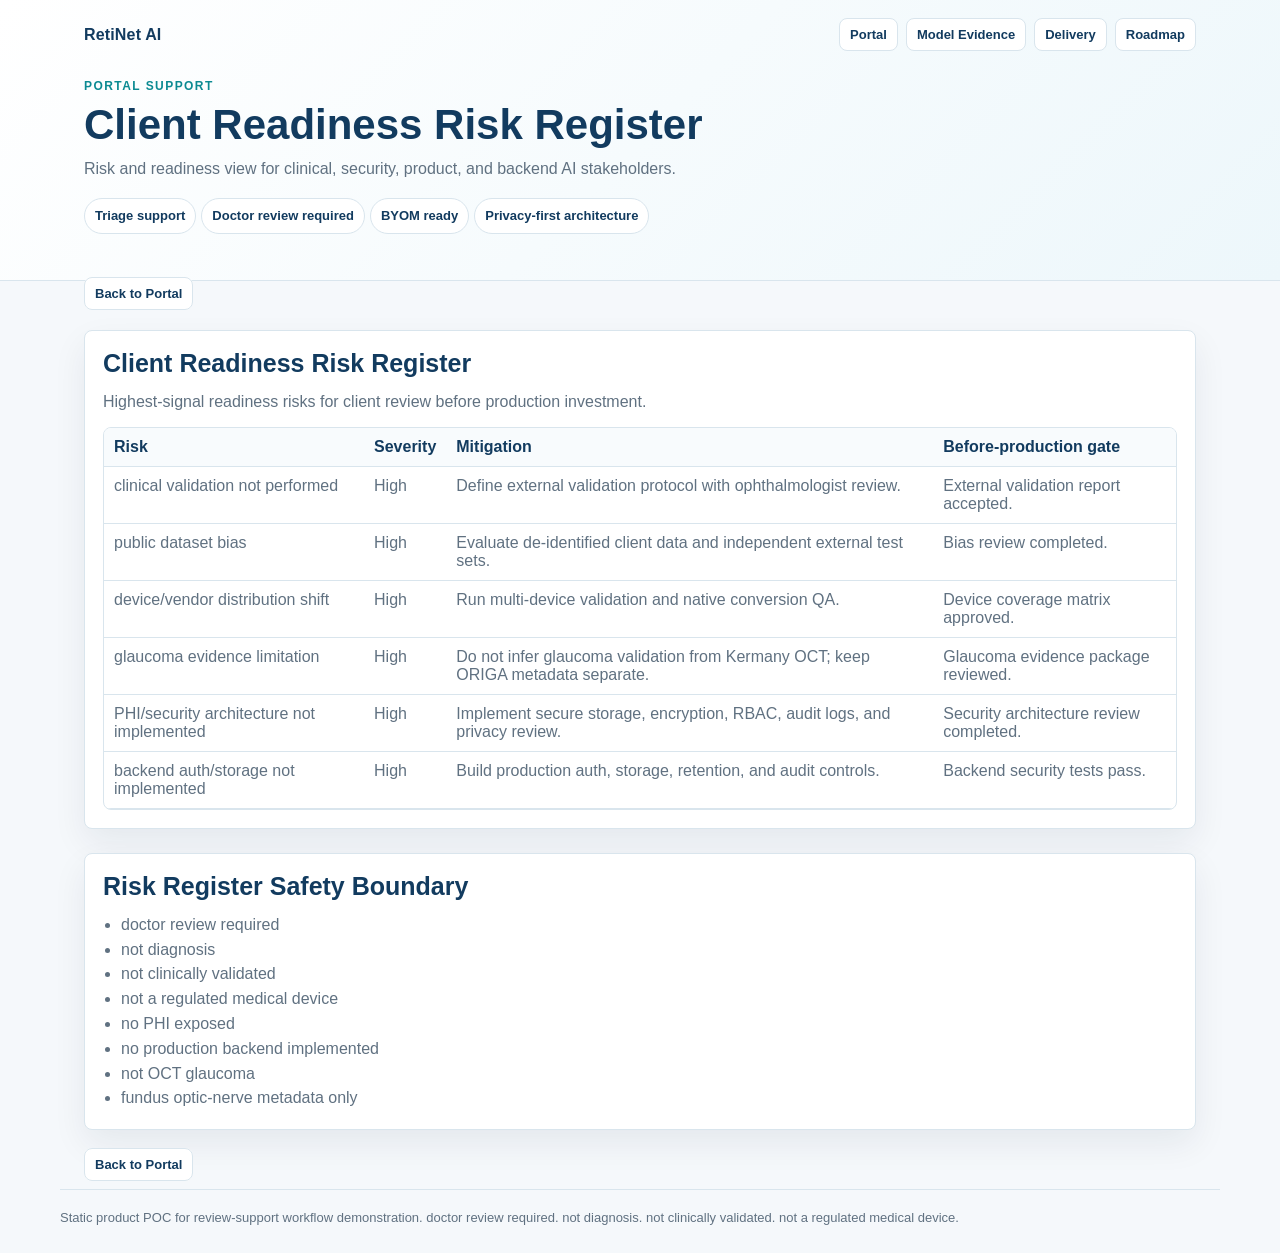
<file: portal/client_readiness_risk_register.html>
<!DOCTYPE html>
<html lang="en">
<head>
  <meta charset="utf-8">
  <meta name="viewport" content="width=device-width, initial-scale=1">
  <title>Client Readiness Risk Register</title>
  <link rel="stylesheet" href="../assets/public_demo.css">
</head>
<body>
  <header>
    <div class="shell">
      <div class="topbar">
        <a class="brand" href="../index.html">RetiNet AI</a>
        <nav class="nav" aria-label="Demo sections">
          <a href="index.html">Portal</a>
          <a href="../model-evidence/">Model Evidence</a>
          <a href="../delivery/">Delivery</a>
          <a href="production_implementation_roadmap.html">Roadmap</a>
        </nav>
      </div>
      <div class="hero compact">
        <div>
          <div class="eyebrow">Portal Support</div>
          <h1>Client Readiness Risk Register</h1>
          <p>Risk and readiness view for clinical, security, product, and backend AI stakeholders.</p>
          <p><span class="chip">Triage support</span><span class="chip">Doctor review required</span><span class="chip">BYOM ready</span><span class="chip">Privacy-first architecture</span></p>
        </div>

      </div>
    </div>
  </header>
  <main class="shell">

    <p><a class="back-link" href="index.html">Back to Portal</a></p>
    <section class="card"><h2>Client Readiness Risk Register</h2><p>Highest-signal readiness risks for client review before production investment.</p><div class="table-wrap"><table><thead><tr><th>Risk</th><th>Severity</th><th>Mitigation</th><th>Before-production gate</th></tr></thead><tbody><tr><td>clinical validation not performed</td><td>High</td><td>Define external validation protocol with ophthalmologist review.</td><td>External validation report accepted.</td></tr><tr><td>public dataset bias</td><td>High</td><td>Evaluate de-identified client data and independent external test sets.</td><td>Bias review completed.</td></tr><tr><td>device/vendor distribution shift</td><td>High</td><td>Run multi-device validation and native conversion QA.</td><td>Device coverage matrix approved.</td></tr><tr><td>glaucoma evidence limitation</td><td>High</td><td>Do not infer glaucoma validation from Kermany OCT; keep ORIGA metadata separate.</td><td>Glaucoma evidence package reviewed.</td></tr><tr><td>PHI/security architecture not implemented</td><td>High</td><td>Implement secure storage, encryption, RBAC, audit logs, and privacy review.</td><td>Security architecture review completed.</td></tr><tr><td>backend auth/storage not implemented</td><td>High</td><td>Build production auth, storage, retention, and audit controls.</td><td>Backend security tests pass.</td></tr></tbody></table></div></section>
    <section><div class="card safety-card"><h2>Risk Register Safety Boundary</h2><ul><li>doctor review required</li><li>not diagnosis</li><li>not clinically validated</li><li>not a regulated medical device</li><li>no PHI exposed</li><li>no production backend implemented</li><li>not OCT glaucoma</li><li>fundus optic-nerve metadata only</li></ul></div></section>
    <p class="bottom-link"><a class="back-link" href="index.html">Back to Portal</a></p>

  </main>
  <footer class="shell footer-note">Static product POC for review-support workflow demonstration. doctor review required. not diagnosis. not clinically validated. not a regulated medical device.</footer>
</body>
</html>
</file>
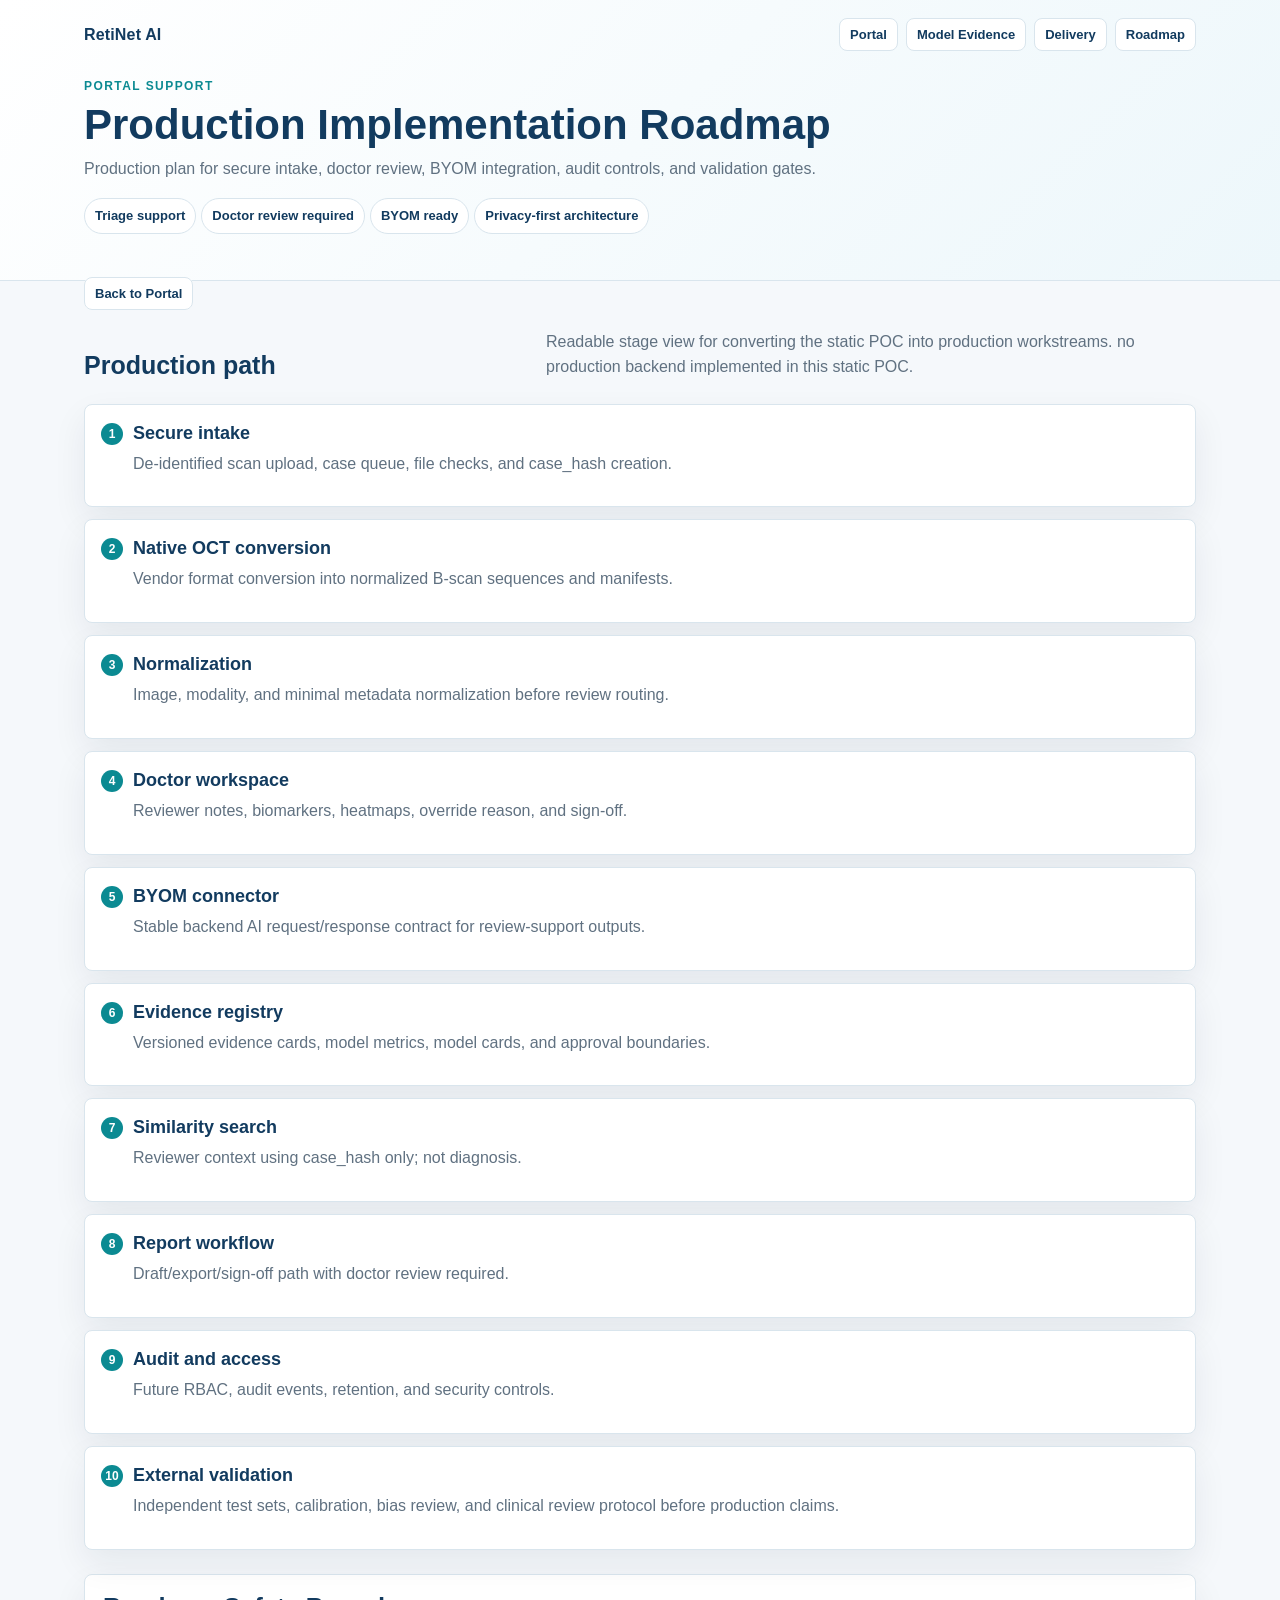
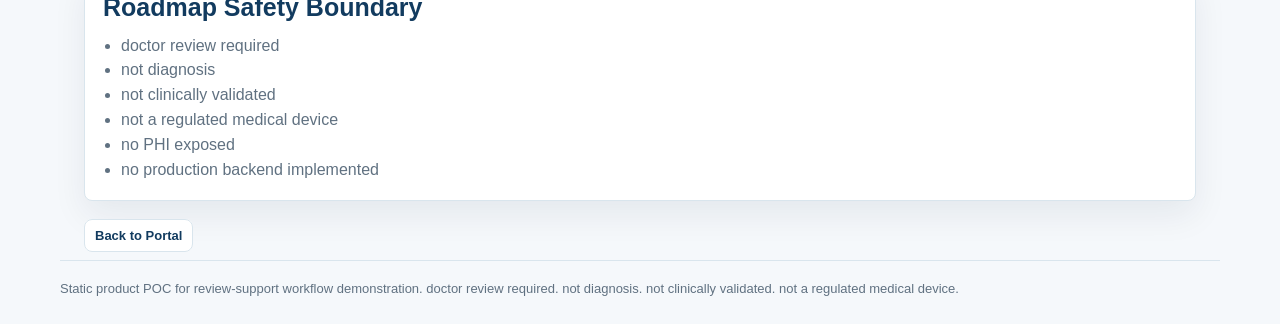
<file: portal/production_implementation_roadmap.html>
<!DOCTYPE html>
<html lang="en">
<head>
  <meta charset="utf-8">
  <meta name="viewport" content="width=device-width, initial-scale=1">
  <title>Production Implementation Roadmap</title>
  <link rel="stylesheet" href="../assets/public_demo.css">
</head>
<body>
  <header>
    <div class="shell">
      <div class="topbar">
        <a class="brand" href="../index.html">RetiNet AI</a>
        <nav class="nav" aria-label="Demo sections">
          <a href="index.html">Portal</a>
          <a href="../model-evidence/">Model Evidence</a>
          <a href="../delivery/">Delivery</a>
          <a href="production_implementation_roadmap.html">Roadmap</a>
        </nav>
      </div>
      <div class="hero compact">
        <div>
          <div class="eyebrow">Portal Support</div>
          <h1>Production Implementation Roadmap</h1>
          <p>Production plan for secure intake, doctor review, BYOM integration, audit controls, and validation gates.</p>
          <p><span class="chip">Triage support</span><span class="chip">Doctor review required</span><span class="chip">BYOM ready</span><span class="chip">Privacy-first architecture</span></p>
        </div>

      </div>
    </div>
  </header>
  <main class="shell">

    <p><a class="back-link" href="index.html">Back to Portal</a></p>
    <section><div class="section-head"><h2>Production path</h2><p>Readable stage view for converting the static POC into production workstreams. no production backend implemented in this static POC.</p></div><div class="timeline"><article class="card step"><h3>Secure intake</h3><p>De-identified scan upload, case queue, file checks, and case_hash creation.</p></article><article class="card step"><h3>Native OCT conversion</h3><p>Vendor format conversion into normalized B-scan sequences and manifests.</p></article><article class="card step"><h3>Normalization</h3><p>Image, modality, and minimal metadata normalization before review routing.</p></article><article class="card step"><h3>Doctor workspace</h3><p>Reviewer notes, biomarkers, heatmaps, override reason, and sign-off.</p></article><article class="card step"><h3>BYOM connector</h3><p>Stable backend AI request/response contract for review-support outputs.</p></article><article class="card step"><h3>Evidence registry</h3><p>Versioned evidence cards, model metrics, model cards, and approval boundaries.</p></article><article class="card step"><h3>Similarity search</h3><p>Reviewer context using case_hash only; not diagnosis.</p></article><article class="card step"><h3>Report workflow</h3><p>Draft/export/sign-off path with doctor review required.</p></article><article class="card step"><h3>Audit and access</h3><p>Future RBAC, audit events, retention, and security controls.</p></article><article class="card step"><h3>External validation</h3><p>Independent test sets, calibration, bias review, and clinical review protocol before production claims.</p></article></div></section>
    <section><div class="card safety-card"><h2>Roadmap Safety Boundary</h2><ul><li>doctor review required</li><li>not diagnosis</li><li>not clinically validated</li><li>not a regulated medical device</li><li>no PHI exposed</li><li>no production backend implemented</li></ul></div></section>
    <p class="bottom-link"><a class="back-link" href="index.html">Back to Portal</a></p>

  </main>
  <footer class="shell footer-note">Static product POC for review-support workflow demonstration. doctor review required. not diagnosis. not clinically validated. not a regulated medical device.</footer>
</body>
</html>
</file>
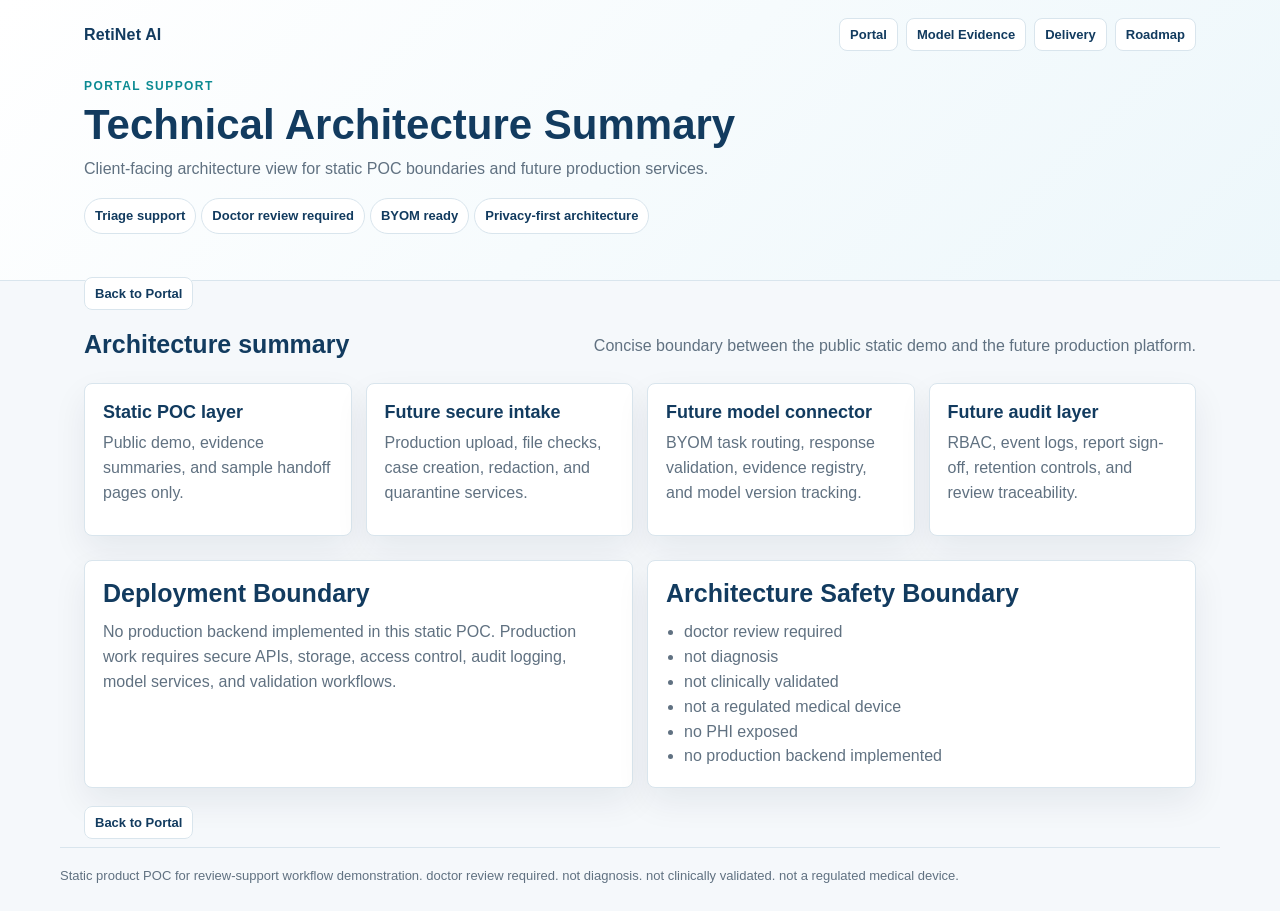
<file: portal/technical_architecture_summary.html>
<!DOCTYPE html>
<html lang="en">
<head>
  <meta charset="utf-8">
  <meta name="viewport" content="width=device-width, initial-scale=1">
  <title>Technical Architecture Summary</title>
  <link rel="stylesheet" href="../assets/public_demo.css">
</head>
<body>
  <header>
    <div class="shell">
      <div class="topbar">
        <a class="brand" href="../index.html">RetiNet AI</a>
        <nav class="nav" aria-label="Demo sections">
          <a href="index.html">Portal</a>
          <a href="../model-evidence/">Model Evidence</a>
          <a href="../delivery/">Delivery</a>
          <a href="production_implementation_roadmap.html">Roadmap</a>
        </nav>
      </div>
      <div class="hero compact">
        <div>
          <div class="eyebrow">Portal Support</div>
          <h1>Technical Architecture Summary</h1>
          <p>Client-facing architecture view for static POC boundaries and future production services.</p>
          <p><span class="chip">Triage support</span><span class="chip">Doctor review required</span><span class="chip">BYOM ready</span><span class="chip">Privacy-first architecture</span></p>
        </div>

      </div>
    </div>
  </header>
  <main class="shell">

    <p><a class="back-link" href="index.html">Back to Portal</a></p>
    <section><div class="section-head"><h2>Architecture summary</h2><p>Concise boundary between the public static demo and the future production platform.</p></div><div class="grid four"><article class="card"><h3>Static POC layer</h3><p>Public demo, evidence summaries, and sample handoff pages only.</p></article><article class="card"><h3>Future secure intake</h3><p>Production upload, file checks, case creation, redaction, and quarantine services.</p></article><article class="card"><h3>Future model connector</h3><p>BYOM task routing, response validation, evidence registry, and model version tracking.</p></article><article class="card"><h3>Future audit layer</h3><p>RBAC, event logs, report sign-off, retention controls, and review traceability.</p></article></div></section>
    <section class="grid two"><article class="card"><h2>Deployment Boundary</h2><p>No production backend implemented in this static POC. Production work requires secure APIs, storage, access control, audit logging, model services, and validation workflows.</p></article><div class="card safety-card"><h2>Architecture Safety Boundary</h2><ul><li>doctor review required</li><li>not diagnosis</li><li>not clinically validated</li><li>not a regulated medical device</li><li>no PHI exposed</li><li>no production backend implemented</li></ul></div></section>
    <p class="bottom-link"><a class="back-link" href="index.html">Back to Portal</a></p>

  </main>
  <footer class="shell footer-note">Static product POC for review-support workflow demonstration. doctor review required. not diagnosis. not clinically validated. not a regulated medical device.</footer>
</body>
</html>
</file>
<file: assets/public_demo.css>
:root {
  --ink:#102235;
  --muted:#607181;
  --bg:#f5f8fb;
  --panel:#ffffff;
  --line:#d9e5ed;
  --blue:#123b5f;
  --teal:#0b8a92;
  --green:#147553;
  --amber:#9a6400;
  --soft-blue:#eef6fb;
  --soft-teal:#e8f6f7;
  --soft-amber:#fff5df;
  --shadow:0 14px 34px rgba(16,34,53,.07);
}
* { box-sizing:border-box; }
body { margin:0; font-family:Arial, Helvetica, sans-serif; color:var(--ink); background:var(--bg); }
a { color:var(--teal); font-weight:800; text-decoration:none; }
.shell { max-width:1160px; margin:0 auto; padding:0 24px; }
header { background:linear-gradient(135deg,#ffffff 0%,#edf7fb 100%); border-bottom:1px solid var(--line); }
.topbar { display:flex; justify-content:space-between; gap:18px; align-items:center; padding:18px 0 0; }
.brand { color:var(--blue); font-weight:900; letter-spacing:.01em; }
.nav { display:flex; gap:8px; flex-wrap:wrap; justify-content:flex-end; }
.nav a, .back-link { border:1px solid var(--line); background:#fff; border-radius:8px; padding:8px 10px; color:var(--blue); font-size:13px; }
.hero { padding:34px 0 36px; display:grid; grid-template-columns:minmax(0,1.3fr) minmax(280px,.7fr); gap:24px; align-items:center; }
.hero.compact { grid-template-columns:1fr; padding:28px 0 30px; }
.eyebrow { color:var(--teal); text-transform:uppercase; letter-spacing:.12em; font-size:12px; font-weight:900; }
h1 { margin:9px 0 10px; color:var(--blue); font-size:42px; line-height:1.08; }
h2 { margin:0 0 12px; color:var(--blue); font-size:25px; }
h3 { margin:0 0 8px; color:var(--blue); font-size:18px; }
p { color:var(--muted); line-height:1.55; margin:0 0 12px; }
main { padding:26px 0 52px; }
section { margin-top:24px; }
section:first-child { margin-top:0; }
.grid { display:grid; gap:14px; }
.two { grid-template-columns:repeat(2,minmax(0,1fr)); }
.three { grid-template-columns:repeat(3,minmax(0,1fr)); }
.four { grid-template-columns:repeat(4,minmax(0,1fr)); }
.card { background:var(--panel); border:1px solid var(--line); border-radius:8px; padding:18px; box-shadow:var(--shadow); }
.soft { background:linear-gradient(180deg,#fff,#f8fbfd); }
.chip { display:inline-block; border:1px solid var(--line); background:#fff; color:var(--blue); border-radius:999px; padding:7px 10px; margin:4px 5px 4px 0; font-size:13px; font-weight:900; }
.chip.good { background:#e8f5ee; color:var(--green); border-color:#b9dfca; }
.chip.warn { background:var(--soft-amber); color:var(--amber); border-color:#ecd69d; }
.cta { display:inline-block; margin-top:6px; padding:9px 12px; border-radius:8px; background:var(--blue); color:#fff; font-weight:900; }
.cta.secondary { background:var(--teal); }
.kpis { display:grid; grid-template-columns:repeat(3,1fr); gap:10px; }
.kpi { border:1px solid var(--line); border-radius:8px; padding:12px; background:#fff; }
.kpi span { display:block; color:var(--muted); font-size:12px; font-weight:800; }
.kpi strong { display:block; margin-top:4px; color:var(--blue); font-size:20px; }
.kv { display:grid; gap:7px; }
.kv div { display:flex; justify-content:space-between; gap:14px; border-bottom:1px solid var(--line); padding:7px 0; }
.kv span:first-child { color:var(--muted); font-weight:800; }
.kv span:last-child { color:var(--blue); font-weight:900; text-align:right; }
.section-head { display:flex; justify-content:space-between; gap:18px; align-items:flex-end; margin-bottom:12px; }
.section-head p { max-width:650px; }
.hero-panel { background:#fff; border:1px solid var(--line); border-radius:8px; padding:16px; box-shadow:var(--shadow); }
.mini-row { display:flex; justify-content:space-between; gap:12px; border-bottom:1px solid var(--line); padding:10px 0; color:var(--muted); }
.mini-row strong { color:var(--blue); }
.safety-card ul, .tight-list { margin:0; padding-left:18px; color:var(--muted); line-height:1.55; }
.table-wrap { overflow-x:auto; background:#fff; border:1px solid var(--line); border-radius:8px; }
table { width:100%; border-collapse:collapse; color:var(--muted); }
th, td { border-bottom:1px solid var(--line); padding:10px; text-align:left; vertical-align:top; }
th { color:var(--blue); background:#f8fbfd; }
.timeline { counter-reset:step; display:grid; gap:12px; }
.step { position:relative; padding-left:48px; }
.step:before { counter-increment:step; content:counter(step); position:absolute; left:16px; top:18px; width:22px; height:22px; border-radius:999px; background:var(--teal); color:white; display:grid; place-items:center; font-size:12px; font-weight:900; }
.footer-note { border-top:1px solid var(--line); padding:20px 0 28px; color:var(--muted); font-size:13px; }
.bottom-link { margin-top:22px; }
@media (max-width:900px) {
  .hero, .two, .three, .four { grid-template-columns:1fr; }
  h1 { font-size:34px; }
  .topbar, .section-head { align-items:flex-start; flex-direction:column; }
  .kpis { grid-template-columns:1fr; }
}
</file>
